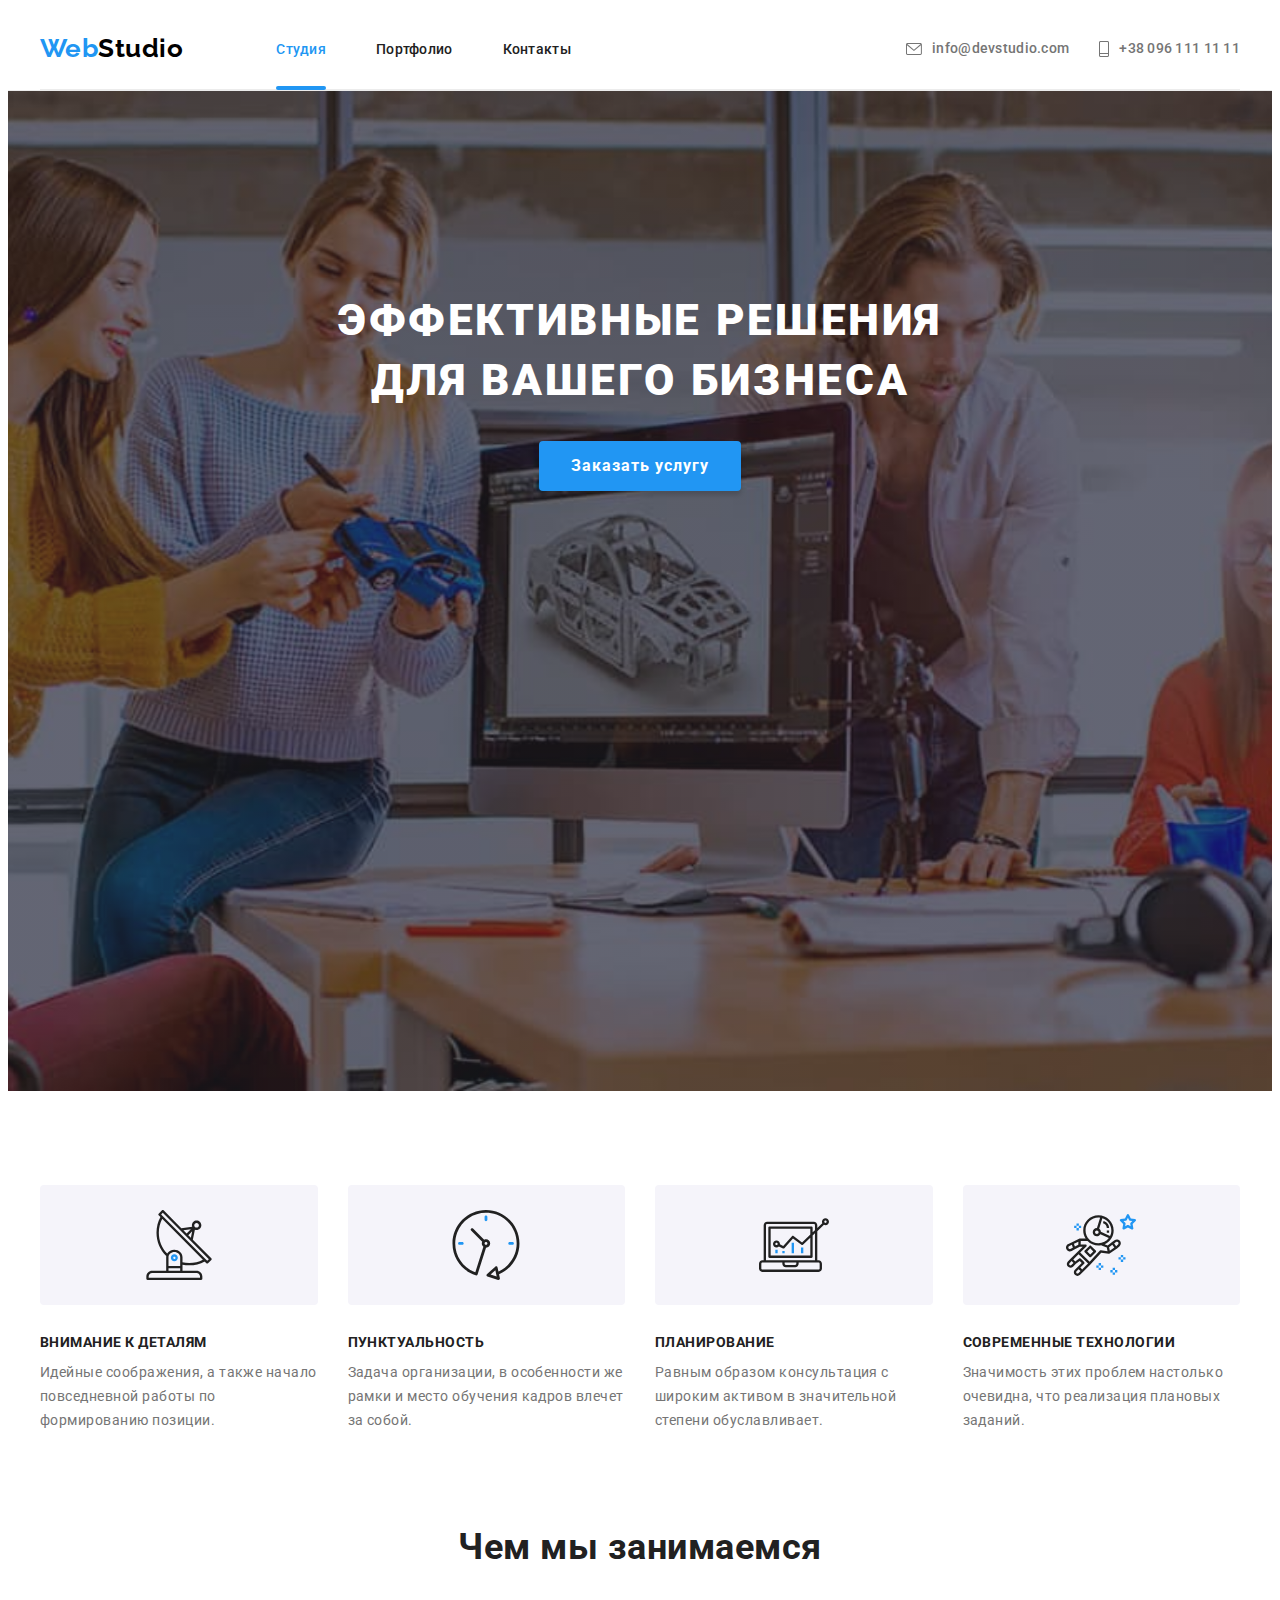
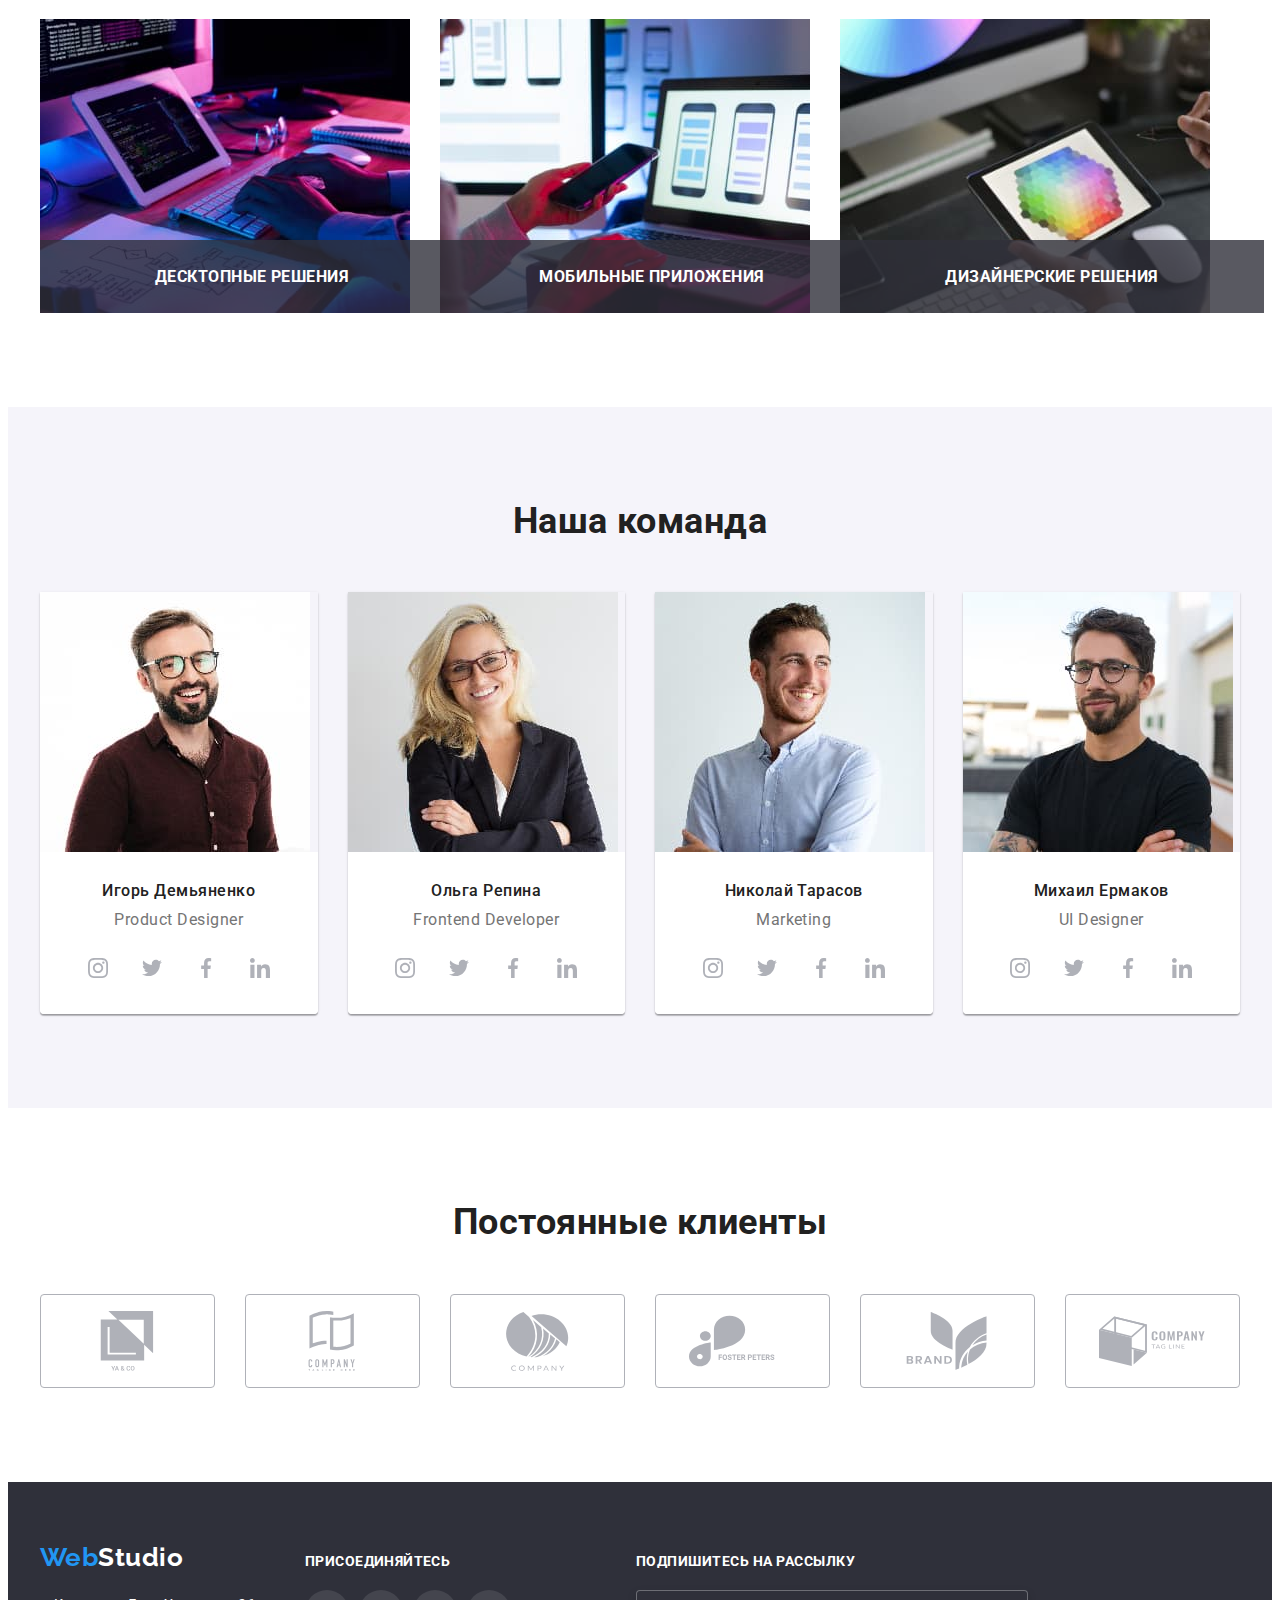
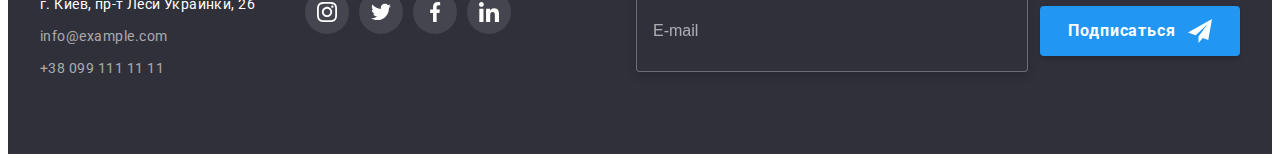
<file: index.html>
<!DOCTYPE html>
<html lang="ru">
  <head>
    <meta charset="UTF-8" />
    <meta http-equiv="X-UA-Compatible" content="IE=edge" />
    <meta name="viewport" content="width=device-width, initial-scale=1.0" />
    <title>Document</title>
    <link rel="preconnect" href="https://fonts.googleapis.com" />
    <link rel="preconnect" href="https://fonts.gstatic.com" crossorigin />
    <link
      href="https://fonts.googleapis.com/css2?family=Raleway:wght@700&family=Roboto:wght@400;500;700;900&display=swap"
      rel="stylesheet"
    />
    <link
      rel="stylesheet"
      href="https://cdnjs.cloudflare.com/ajax/libs/modern-normalize/1.1.0/modern-normalize.min.css"
      integrity="sha512-wpPYUAdjBVSE4KJnH1VR1HeZfpl1ub8YT/NKx4PuQ5NmX2tKuGu6U/JRp5y+Y8XG2tV+wKQpNHVUX03MfMFn9Q=="
      crossorigin="anonymous"
      referrerpolicy="no-referrer"
    />

    <link rel="stylesheet" href="./css/main.min.css"/>
  </head>
  <body>      
    <!--Header-->

    <header class="header">
      <div class="container">
        <div class="header header-flex">
          <a href="./" class="header__logo"><span class="header__logo--accent">Web</span>Studio</a>

          <button class="header__mobile-button" type="button" aria-label="Открытие мобильного меню" data-mobile-menu-open>
            <svg class="header__icon" width="40" height="40" aria-label="открыть меню">
              <use class="header__icon-menu" href="./images/main/icons.svg#header-menu-icon"></use>
          </svg>
         </button>

        
          <div class="header__mobile-menu is-hidden" data-mobile-menu>
            <button class="header__mobile-button-close" type="button" aria-label="Закрытие мобильного меню" data-mobile-menu-close>
              <svg class="header__icon" width="40" height="40" aria-label="закрыть меню">
                <use class="header__icon-close" href="./images/main/icons.svg#header-close-icon"></use>
            </svg>
             </button>
            <nav>
              <ul class="header__mobile-nav-list">
                <li class="header__mobile-nav-item">
                  <a href="" class="header__mobile-nav-link header__mobile-link--current">Студия</a>
                </li>
                <li class="header__mobile-nav-item">
                  <a href="./portfolio.html" class="header__mobile-nav-link">Портфолио</a>
                </li>
                <li class="header__mobile-nav-item">
                  <a href="" class="header__mobile-nav-link">Контакты</a>
                </li>
                
              </ul>
            </nav>
            <div class="mobile-menu-wrapper">
              <ul class="header__mobile-address-list">
                <li class="header__mobile-address-item">
                  <a href="tel:+380961111111" class="header__mobile-address-link header__mobile-address-link--bigger">+38 096 111 11
                    11</a>
                </li>
                <li class="header__mobile-address-item">
                  <a href="mailto:info@devstudio.com" class="header__mobile-address-link">info@devstudio.com</a>
                </li>
              </ul>
              
              <ul class="mobile-social-list">
                <li class="mobile-social-list__item"><a href="#" class="mobile-social-list__link">Instagram</a></li>
                <li class="mobile-social-list__item"><a href="#" class="mobile-social-list__link">Twitter</a></li>
                <li class="mobile-social-list__item"><a href="#" class="mobile-social-list__link">Facebook</a></li>
                <li class="mobile-social-list__item"><a href="#" class="mobile-social-list__link">LinkedIn</a></li>
              </ul>
            </div>
          </div>
          <nav>
            <ul class="header__desktop-nav-list">
              <li class="header__desktop-nav-item">
                <a class="header__desktop-nav-link header__desktop-nav-link--current" href="#">Студия</a>
              </li>
              <li class="header__desktop-nav-item">
                <a class="header__desktop-nav-link" href="./portfolio.html">Портфолио</a>
              </li>
              <li class="header__desktop-nav-item"><a class="header__desktop-nav-link" href="#">Контакты</a></li>
            </ul>
          </nav>
          <ul class="header__desktop-address-list">
            <li class="header__desktop-address-item">
              <a class="header__desktop-address-link" href="mailto:info@devstudio.com"
                ><svg class="header__desktop-icon-envelope" width="16" height="12" aria-hidden="true">
                  <use href="./images/main/icons.svg#envelope"></use>
                  </svg>info@devstudio.com</a>
            </li>
            <li class="header__desktop-address-item">
              <a class="header__desktop-address-link" href="tel:+380961111111">
                <svg class="header__desktop-icon-phone" width="10" height="16" aria-hidden="true">
                  <use href="./images/main/icons.svg#phone"></use>
                  </svg>+38 096 111 11 11</a>
            </li>
          </ul>
        </div>
        
      </div>
      
    </header>

    <!--Main-->
    <main>
      <!--Section Hero-->
      <section class="hero">
        <h1 class="hero__title">ЭФФЕКТИВНЫЕ РЕШЕНИЯ<br>ДЛЯ ВАШЕГО БИЗНЕСА</h1>
        <button type="button" class="button" data-modal-open>Заказать услугу</button>
      </section>
      <!--Co Abilities-->
      <section class="details-section">
        <div class="container">
          <!--make Blid ivisible-->
          <h2 class="section-title visually-hidden" hidden>Blind</h2>

          <ul class="details-section__list">
            <li class="details-section__item">
              <div class="details-section__icon-div">
                <svg class="details-section__icon" width="70" height="70" aria-hidden="true">
                  <use href="./images/main/icons.svg#antenna"></use>
                </svg>
              </div>
              <h3 class="details-section__title">ВНИМАНИЕ К ДЕТАЛЯМ</h3>
              <p class="details-section__text">
                Идейные соображения, а также начало повседневной работы по формированию позиции.
              </p>
            </li>
            <li class="details-section__item">
              <div class="details-section__icon-div">
                <svg class="details-section__icon" width="70" height="70" aria-hidden="true">
                  <use href="./images/main/icons.svg#clock"></use>
                </svg>
              </div>
              <h3 class="details-section__title">ПУНКТУАЛЬНОСТЬ</h3>
              <p class="details-section__text">
                Задача организации, в особенности же рамки и место обучения кадров влечет за собой.
              </p>
            </li>
            <li class="details-section__item">
              <div class="details-section__icon-div">
                <svg class="details-section__icon" width="70" height="70" aria-hidden="true">
                  <use href="./images/main/icons.svg#diagram"></use>
                </svg>
              </div>
              <h3 class="details-section__title">ПЛАНИРОВАНИЕ</h3>
              <p class="details-section__text">
                Равным образом консультация с широким активом в значительной степени обуславливает.
              </p>
            </li>
            <li class="details-section__item">
              <div class="details-section__icon-div">
                <svg class="details-section__icon" width="70" height="70" aria-hidden="true">
                  <use href="./images/main/icons.svg#astronaut"></use>
                </svg>
              </div>
              <h3 class="details-section__title">СОВРЕМЕННЫЕ ТЕХНОЛОГИИ</h3>
              <p class="details-section__text">
                Значимость этих проблем настолько очевидна, что реализация плановых заданий.
              </p>
            </li>
          </ul>
        </div>
      </section>

      <!--Our work-->
      <section class="work-section">
        <div class="container">
          <h2 class="section-title">Чем мы занимаемся</h2>
          <ul class="work-section__list">
            <li class="work-section__item">
              
              <picture>
                <source srcset="./images/main/box1.jpg 1x,
                                ./images/main/box1@2x.jpg 2x" 
                                media="(max-width: 767px)"/>
              
                <source srcset="./images/main/box1.jpg 1x, 
                                ./images/main/box1@2x.jpg 2x"
                                media="(min-width: 768px) and (max-width:1199px"/>
              
                <source srcset="./images/main/box1.jpg 1x,
                                ./images/main/box1@2x.jpg 2x" 
                                media="(min-width: 1200px)"/>
              <img class="work-section__img" 
                   src="./images/main/box1.jpg" 
                   alt="верстка сайта"/>
              </picture>
              <p class="work-section__text">ДЕСКТОПНЫЕ РЕШЕНИЯ</p>
            </li>
            <li class="work-section__item">
              <picture>
                <source srcset="./images/main/box2.jpg 1x,
                                ./images/main/box2@2x.jpg 2x" 
                                media="(max-width: 767px)"/>
              
                <source srcset="./images/main/box2.jpg 1x, 
                                ./images/main/box2@2x.jpg 2x"
                                media="(min-width: 768px) and (max-width:1199px"/>
              
                <source srcset="./images/main/box2.jpg 1x,
                                ./images/main/box2@2x.jpg 2x" 
                                media="(min-width: 1200px)"/>
              <img
                class="work-section__img"
                src="./images/main/box2.jpg"
                alt="создание приложений"
              />
              </picture>
              <p class="work-section__text">МОБИЛЬНЫЕ ПРИЛОЖЕНИЯ</p>
            </li>
            <li class="work-section__item">
              <picture>
                <source srcset="./images/main/box3.jpg 1x,
                                ./images/main/box3@2x.jpg 2x" 
                                media="(max-width: 767px)" />
              
                <source srcset="./images/main/box3.jpg 1x, 
                                ./images/main/box3@2x.jpg 2x"
                                media="(min-width: 768px) and (max-width:1199px"/>
              
                <source srcset="./images/main/box3.jpg 1x,
                                ./images/main/box3@2x.jpg 2x" 
                                media="(min-width: 1200px)"/>
              <img class="work-section__img" 
                   src="./images/main/box3.jpg" 
                   alt="оформление"/>
              </picture>
              <p class="work-section__text">ДИЗАЙНЕРСКИЕ РЕШЕНИЯ</p>
            </li>
          </ul>
        </div>
      </section>
      <!--Our team-->
      <section class="team-section">
        <div class="container">
          <h2 class="section-title">Наша команда</h2>
          <ul class="team-section__list">
            <li class="team-section__item">
              <picture>
                <source srcset="./images/main/mobile-worker1.jpg 1x,
                                ./images/main/mobile-worker1@2x.jpg 2x"
                                media="(max-width: 767px)"/>

                <source srcset="./images/main/tablet-worker1.jpg 1x, 
                                ./images/main/tablet-worker1@2x.jpg 2x" 
                                media="(min-width: 768px) and (max-width:1199px"/>

              <source srcset="./images/main/desktop-worker1.jpg 1x,
                              ./images/main/desktop-worker1@2x.jpg 2x" 
                              media="(min-width: 1200px)"/>
                
              <img class="team-section__img" 
                   src="./images/main/mobile-worker1.jpg" 
                   alt="работник1" 
                    />
              </picture>
              
              <div class="team-section__border">
                <h3 class="team-section__title">Игорь Демьяненко</h3>
                <p class="team-section__text">Product Designer</p>

                <ul class="team-social">
                  <li class="team-social__item">
                    <a class="team-social__link" href="#">
                      <svg
                        class="team-social__icon"
                        width="20"
                        height="20"
                        aria-label="ссылка на инстаграм"
                      >
                        <use href="./images/main/icons.svg#instagram"></use>
                        </svg>
                      </a>
                  </li>
                  <li class="team-social__item">
                    <a class="team-social__link" href="#">
                      <svg
                        class="team-social__icon"
                        width="20"
                        height="20"
                        aria-label="ссылка на твиттер"
                      >
                        <use href="./images/main/icons.svg#twitter"></use>
                      </svg>
                    </a>
                  </li>
                  <li class="team-social__item">
                    <a class="team-social__link" href="#">
                      <svg
                        class="team-social__icon"
                        width="20"
                        height="20"
                        aria-label="ссылка на фэйсбук"
                      >
                        <use href="./images/main/icons.svg#facebook"></use>
                        </svg>
                      </a>
                  </li>
                  <li class="team-social__item">
                    <a class="team-social__link" href="#">
                      <svg
                        class="team-social__icon"
                        width="20"
                        height="20"
                        aria-label="ссылка на линкедин"
                      >
                        <use href="./images/main/icons.svg#linkedin"></use>
                        </svg>
                      </a>
                  </li>
                </ul>
              </div>
            </li>

            <li class="team-section__item">

              <picture>
                <source srcset="./images/main/mobile-worker2.jpg 1x,
                                ./images/main/mobile-worker2@2x.jpg 2x" 
                                media="(max-width: 767px)"/>
              
                <source srcset="./images/main/tablet-worker2.jpg 1x, 
                                ./images/main/tablet-worker2@2x.jpg 2x"
                                media="(min-width: 768px) and (max-width:1199px"/>
              
                <source srcset="./images/main/desktop-worker2.jpg 1x,
                                ./images/main/desktop-worker2@2x.jpg 2x" 
                                media="(min-width: 1200px)"/>
              <img class="team-section__img" 
                   src="./images/main/mobile-worker2.jpg" 
                   alt="работник2"  />

              </picture>
              <div class="team-section__border">
                <h3 class="team-section__title">Ольга Репина</h3>
                <p class="team-section__text">Frontend Developer</p>

                <ul class="team-social">
                  <li class="team-social__item">
                    <a class="team-social__link" href="#">
                      <svg
                        class="team-social__icon"
                        width="20"
                        height="20"
                        aria-label="ссылка на инстаграм"
                      >
                        <use href="./images/main/icons.svg#instagram"></use>
                        </svg>
                      </a>
                  </li>
                  <li class="team-social__item">
                    <a class="team-social__link" href="#">
                      <svg
                        class="team-social__icon"
                        width="20"
                        height="20"
                        aria-label="ссылка на твиттер"
                      >
                        <use href="./images/main/icons.svg#twitter"></use>
                        </svg>
                      </a>
                  </li>
                  <li class="team-social__item">
                    <a class="team-social__link" href="#">
                      <svg
                        class="team-social__icon"
                        width="20"
                        height="20"
                        aria-label="ссылка на фэйсбук"
                      >
                        <use href="./images/main/icons.svg#facebook"></use>
                        </svg>
                      </a>
                  </li>
                  <li class="team-social__item">
                    <a class="team-social__link" href="#">
                      <svg
                           class="team-social__icon"
                           width="20"
                           height="20"
                           aria-label="ссылка на линкедин"
                      >
                           <use href="./images/main/icons.svg#linkedin"></use>
                        </svg>
                      </a>
                  </li>
                </ul>
              </div>
            </li>

            <li class="team-section__item">
              <picture>
                <source srcset="./images/main/mobile-worker3.jpg 1x,
                                ./images/main/mobile-worker3@2x.jpg 2x" 
                                media="(max-width: 767px)"/>
              
                <source srcset="./images/main/tablet-worker3.jpg 1x, 
                                ./images/main/tablet-worker3@2x.jpg 2x"
                                media="(min-width: 768px) and (max-width:1199px"/>
              
                <source srcset="./images/main/desktop-worker3.jpg 1x,
                                ./images/main/desktop-worker3@2x.jpg 2x" 
                                media="(min-width: 1200px)"/>
              <img class="team-section__img" 
                   src="./images/main/mobile-worker3.jpg" 
                   alt="работник3" />
              </picture>
              <div class="team-section__border">
                <h3 class="team-section__title">Николай Тарасов</h3>
                <p class="team-section__text">Marketing</p>

                <ul class="team-social">
                  <li class="team-social__item">
                    <a class="team-social__link" href="#">
                      <svg
                        class="team-social__icon"
                        width="20"
                        height="20"
                        aria-label="ссылка на инстаграм"
                      >
                        <use href="./images/main/icons.svg#instagram"></use>
                        </svg>
                      </a>
                  </li>
                  <li class="team-social__item">
                    <a class="team-social__link" href="#">
                      <svg
                        class="team-social__icon"
                        width="20"
                        height="20"
                        aria-label="ссылка на твиттер"
                      >
                        <use href="./images/main/icons.svg#twitter"></use>
                        </svg>
                      </a>
                  </li>
                  <li class="team-social__item">
                    <a class="team-social__link" href="#">
                      <svg
                        class="team-social__icon"
                        width="20"
                        height="20"
                        aria-label="ссылка на фэйсбук"
                      >
                        <use href="./images/main/icons.svg#facebook"></use>
                      </svg>
                    </a>
                  </li>
                  <li class="team-social__item">
                    <a class="team-social__link" href="#">
                      <svg
                        class="team-social__icon"
                        width="20"
                        height="20"
                        aria-label="ссылка на линкедин"
                      >
                        <use href="./images/main/icons.svg#linkedin"></use>
                        </svg>
                      </a>
                  </li>
                </ul>
              </div>
            </li>

            <li class="team-section__item">
              <picture>
                <source srcset="./images/main/mobile-worker4.jpg 1x,
                                ./images/main/mobile-worker4@2x.jpg 2x" 
                                media="(max-width: 767px)"/>
              
                <source srcset="./images/main/tablet-worker4.jpg 1x, 
                                ./images/main/tablet-worker4@2x.jpg 2x"
                                media="(min-width: 768px) and (max-width:1199px"/>
              
                <source srcset="./images/main/desktop-worker4.jpg 1x,
                                ./images/main/desktop-worker4@2x.jpg 2x" 
                                media="(min-width: 1200px)"/>
              <img class="team-section__img" 
                   src="./images/main/mobile-worker4.jpg" 
                   alt="работник4"/>
              </picture>
              <div class="team-section__border">
                <h3 class="team-section__title">Михаил Ермаков</h3>
                <p class="team-section__text">UI Designer</p>

                <ul class="team-social">
                  <li class="team-social__item">
                    <a class="team-social__link" href="#">
                      <svg
                        class="team-social__icon"
                        width="20"
                        height="20"
                        aria-label="ссылка на инстаграм"
                      >
                        <use href="./images/main/icons.svg#instagram"></use>
                      </svg>
                    </a>
                  </li>
                  <li class="team-social__item">
                    <a class="team-social__link" href="#">
                      <svg
                        class="team-social__icon"
                        width="20"
                        height="20"
                        aria-label="ссылка на твиттер"
                      >
                        <use href="./images/main/icons.svg#twitter"></use>
                      </svg>
                    </a>
                  </li>
                  <li class="team-social__item">
                    <a class="team-social__link" href="#">
                      <svg
                        class="team-social__icon"
                        width="20"
                        height="20"
                        aria-label="ссылка на фэйсбук"
                      >
                        <use href="./images/main/icons.svg#facebook"></use>
                      </svg>
                    </a>
                  </li>
                  <li class="team-social__item">
                    <a class="team-social__link" href="#">
                      <svg
                        class="team-social__icon"
                        width="20"
                        height="20"
                        aria-label="ссылка на линкедин"
                      >
                        <use href="./images/main/icons.svg#linkedin"></use>
                      </svg>
                    </a>
                  </li>
                </ul>
              </div>
            </li>
          </ul>
        </div>
      </section>
      <!-- our clients -->
      <section class="clients-section">
        <div class="container">
          <h2 class="section-title">Постоянные клиенты</h2>
          <ul class="clients-section__list">
            <li class="clients-section__item">
              <a class="clients-section__link" href="#"
                ><svg
                  class="clients-section__icon"
                  aria-label="ссылка на сайт клиента"
                  width="106"
                  height="60"
                >
                  <use href="./images/main/icons.svg#client-1"></use>
                </svg>
              </a>
            </li>

            <li class="clients-section__item">
              <a class="clients-section__link" href="#"
                ><svg
                  class="clients-section__icon"
                  aria-label="ссылка на сайт клиента"
                  width="106"
                  height="60"
                >
                  <use href="./images/main/icons.svg#client-2"></use>
                </svg>
              </a>
            </li>

            <li class="clients-section__item">
              <a class="clients-section__link" href="#"
                ><svg
                  class="clients-section__icon"
                  aria-label="ссылка на сайт клиента"
                  width="106"
                  height="60"
                >
                  <use href="./images/main/icons.svg#client-3"></use>
                </svg>
              </a>
            </li>

            <li class="clients-section__item">
              <a class="clients-section__link" href="#"
                ><svg
                  class="clients-section__icon"
                  aria-label="ссылка на сайт клиента"
                  width="106"
                  height="60"
                >
                  <use href="./images/main/icons.svg#client-4"></use>
                </svg>
              </a>
            </li>

            <li class="clients-section__item">
              <a class="clients-section__link" href="#"
                ><svg
                  class="clients-section__icon"
                  aria-label="ссылка на сайт клиента"
                  width="106"
                  height="60"
                >
                  <use href="./images/main/icons.svg#client-5"></use>
                </svg>
              </a>
            </li>

            <li class="clients-section__item">
              <a class="clients-section__link" href="#"
                ><svg
                  class="clients-section__icon"
                  aria-label="ссылка на сайт клиента"
                  width="106"
                  height="60"
                >
                  <use href="./images/main/icons.svg#client-6"></use>
                </svg>
              </a>
            </li>
          </ul>
        </div>
      </section>
    </main>
    <!--footer-->
    <footer class="footer">
      <div class="container footer--flex">
        <div class="footer--address-div-flex">
          <a href="/" class="footer__logo"><span class="footer__logo--accent">Web</span>Studio</a>
          <address class="footer-address">
            <ul class="footer-address__list">
              <li class="footer-address__item">
                <a class="footer-address__link footer-address__link--change-color-to-white" href="#"
                  >г. Киев, пр-т Леси Украинки, 26</a
                >
              </li>
              <li class="footer-address__item">
                <a class="footer-address__link" href="mailto:info@example.com">info@example.com</a>
              </li>
              <li class="footer-address__item">
                <a class="footer-address__link" href="tel:+380991111111">+38 099 111 11 11</a>
              </li>
            </ul>
          </address>
        </div>
        <div class="footer-social">
          <p class="footer-social__text">ПРИСОЕДИНЯЙТЕСЬ</p>
          <ul class="footer-social__list">
            <li class="footer-social__item">
              <a class="footer-social__link" href=""
                ><svg
                  class="footer-social__icon"
                  width="20"
                  height="20"
                  aria-label="ссылка на инстаграм"
                >
                  <use href="./images/main/icons.svg#instagram"></use>
                </svg>
              </a>
            </li>
            <li class="footer-social__item">
              <a class="footer-social__link" href=""
                ><svg
                  class="footer-social__icon"
                  width="20"
                  height="20"
                  aria-label="ссылка на твиттер"
                >
                  <use href="./images/main/icons.svg#twitter"></use>
                </svg>
              </a>
            </li>
            <li class="footer-social__item">
              <a class="footer-social__link" href=""
                ><svg
                  class="footer-social__icon"
                  width="20"
                  height="20"
                  aria-label="ссылка на фйсбук"
                >
                  <use href="./images/main/icons.svg#facebook"></use>
                </svg>
              </a>
            </li>
            <li class="footer-social__item">
              <a class="footer-social__link" href=""
                ><svg
                  class="footer-social__icon"
                  width="20"
                  height="20"
                  aria-label="ссылка на линкедин"
                >
                  <use href="./images/main/icons.svg#linkedin"></use>
                </svg>
              </a>
            </li>
          </ul>
        </div>
        <div class="footer-subscribe">
          <p class="footer-subscribe__text">ПОДПИШИТЕСЬ НА РАССЫЛКУ</p>

          <form class="footer-subscribe__form" name="subscribtion" autocomplete="on">
            <label class="visually-hidden" for="footer-email">E-mail</label>
            <input
              class="footer-subscribe__input"
              id="footer-subscribe__email"
              type="email"
              name="email"
              placeholder="E-mail"
            />
            <button class="button footer-subscribe__btn" type="button">
              Подписаться<svg
                class="footer-subscribe__icon"
                width="24"
                height="24"
                aria-hidden="true"
              >
                <use href="./images/main/icons.svg#telegram-icon"></use>
              </svg>
            </button>
          </form>
        </div>
      </div>
    </footer>
    <div class="backdrop is-hidden" data-modal>
      <div class="modal">
        <button class="modal__close-button" type="button" data-modal-close>
          <svg class="modal__close-icon" width="11" height="11" aria-hidden="true">
            <use href="./images/main/icons.svg#close-icon"></use>
          </svg>
        </button>
        <div class="modal-inner">
          <form class="modal-inner__form">
            <strong class="modal-inner__title">Оставьте свои данные, мы вам перезвоним</strong>
            <!-- <div class="form-group"> -->
            <div class="modal-form-field">
              <label class="modal-form-field__label" for="modal-name">Имя</label>
              <div class="modal-form-field__inner">
                <input class="modal-form-field__input" id="modal-name" type="text" name="name" />
                <svg class="modal-form-field__icon" width="18" height="18" aria-hidden="true">
                  <use href="./images/main/icons.svg#modal-user-icon"></use>
                </svg>
              </div>
            </div>
            <div class="modal-form-field">
              <label class="modal-form-field__label" for="modal-telephone">Телефон</label>
              <div class="modal-form-field__inner">
                <input
                  class="modal-form-field__input"
                  id="modal-telephone"
                  type="tel"
                  name="telephone"
                />
                <svg class="modal-form-field__icon" width="18" height="18" aria-hidden="true">
                  <use href="./images/main/icons.svg#modal-phone-icon"></use>
                </svg>
              </div>
            </div>
            <div class="modal-form-field">
              <label class="modal-form-field__label" for="modal-email">Почта</label>
              <div class="modal-form-field__inner">
                <input class="modal-form-field__input" id="modal-email" type="email" name="email" />
                <svg class="modal-form-field__icon" width="18" height="18" aria-hidden="true">
                  <use href="./images/main/icons.svg#modal-email-icon"></use>
                </svg>
              </div>
            </div>
            <div class="modal-form-field modal-form-field--margin-for-textarea">
              <label class="modal-form-field__label" for="user-comment">Комментарии</label>
              <textarea
                class="modal-form-field__input modal-form-field--textarea-sizing"
                id="user-comment"
                name="user-comment"
                rows="3"
                placeholder="Введите текст"
              ></textarea>
            </div>
            <!-- </div> -->

            <div class="checkbox">
              <label class="checkbox__label" for="term"
                ><input
                  class="checkbox__input visually-hidden"
                  id="term"
                  type="checkbox"
                  name="terms agreement"
                /><svg class="checkbox__border-icon" width="16" height="15" aria-hidden="true">
                  <use href="./images/main/icons.svg#checkbox-border"></use>
                </svg>
                <svg class="checkbox__check-icon" width="16" height="15" aria-hidden="true">
                  <use href="./images/main/icons.svg#checkbox-check"></use>
                  </svg>Соглашаюсь с рассылкой и принимаю
                <a class="checkbox__terms-conditions-link" href="#">Условия договора</a></label
              >
            </div>

            <button class="modal-button" type="submit">Отправить</button>
          </form>
        </div>
      </div>
    </div>
    <script src="./js/modal.js"></script>
    <script src="./js/mobile-menu.js"></script>
    <!-- <script src="./js/modal-check.js"></script> -->
  </body>
</html>
</file>
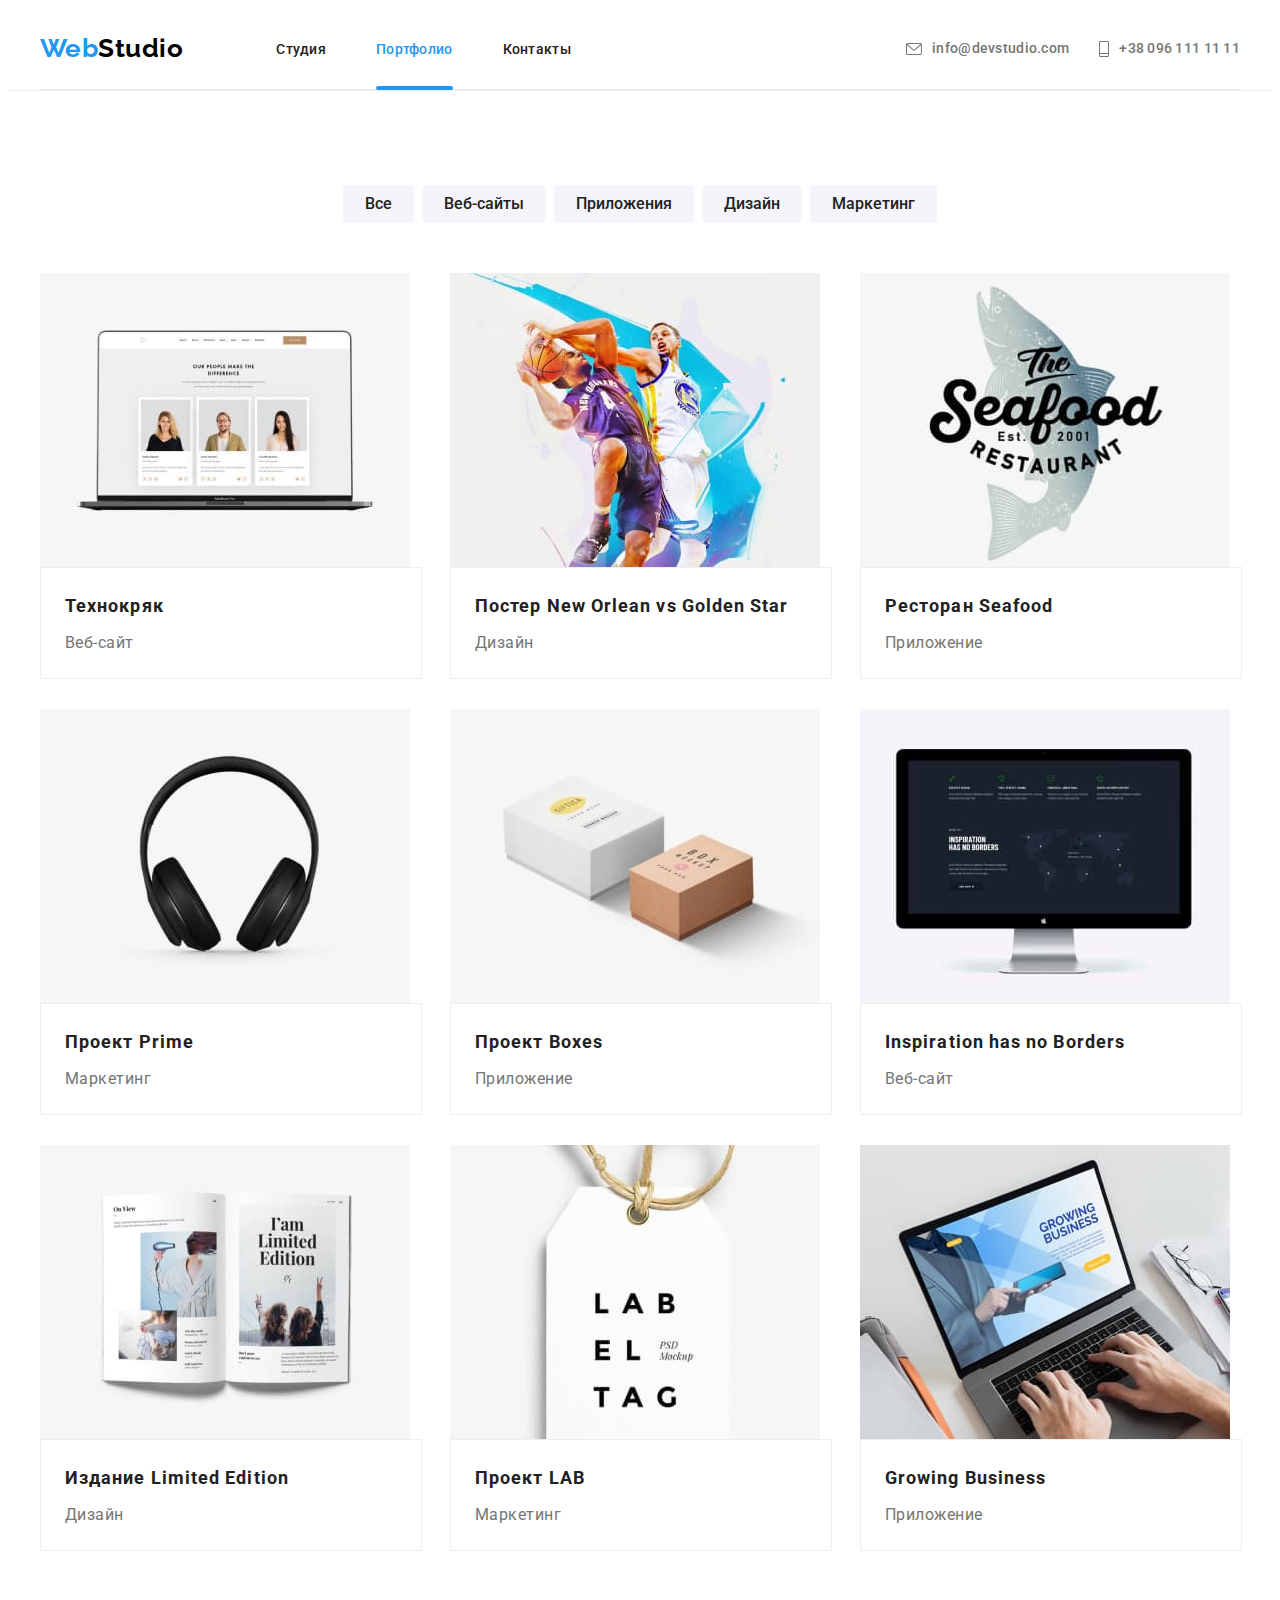
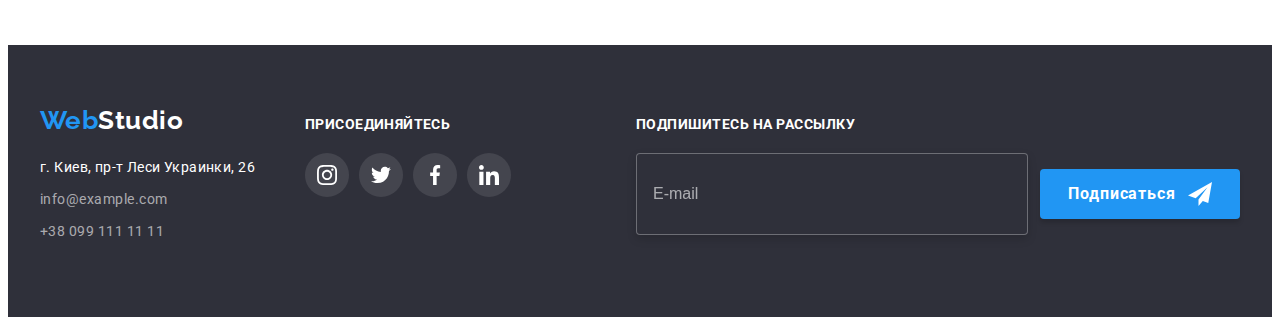
<file: portfolio.html>
<!DOCTYPE html>
<html lang="en">
  <head>
    <meta charset="UTF-8" />
    <meta http-equiv="X-UA-Compatible" content="IE=edge" />
    <meta name="viewport" content="width=device-width, initial-scale=1.0" />
    <title>Portfolio</title>
    <link rel="preconnect" href="https://fonts.gstatic.com" crossorigin />
    <link
      href="https://fonts.googleapis.com/css2?family=Raleway:wght@700&family=Roboto:wght@400;500;700;900&display=swap"
      rel="stylesheet"
    />
    <link
      rel="stylesheet"
      href="https://cdnjs.cloudflare.com/ajax/libs/modern-normalize/1.1.0/modern-normalize.min.css"
      integrity="sha512-wpPYUAdjBVSE4KJnH1VR1HeZfpl1ub8YT/NKx4PuQ5NmX2tKuGu6U/JRp5y+Y8XG2tV+wKQpNHVUX03MfMFn9Q=="
      crossorigin="anonymous"
      referrerpolicy="no-referrer"
    />

    <link rel="stylesheet" href="./css/main.min.css"/>
  </head>
  <body>
    <!--Header-->
    <header class="header">
      <div class="container">
        <div class="header header-flex">
          <a href="./" class="header__logo"><span class="header__logo--accent">Web</span>Studio</a>
    
          <button class="header__mobile-button" type="button" aria-label="Открытие мобильного меню" data-mobile-menu-open>
            <svg class="header__icon" width="40" height="40" aria-label="открыть меню">
              <use class="header__icon-menu" href="./images/main/icons.svg#header-menu-icon"></use>
            </svg>
          </button>
    
    
          <div class="header__mobile-menu is-hidden" data-mobile-menu>
            <button class="header__mobile-button-close" type="button" aria-label="Закрытие мобильного меню"
              data-mobile-menu-close>
              <svg class="header__icon" width="40" height="40" aria-label="закрыть меню">
                <use class="header__icon-close" href="./images/main/icons.svg#header-close-icon"></use>
              </svg>
            </button>
            <nav>
              <ul class="header__mobile-nav-list">
                <li class="header__mobile-nav-item">
                  <a href="./index.html" class="header__mobile-nav-link">Студия</a>
                </li>
                <li class="header__mobile-nav-item">
                  <a href="#" class="header__mobile-nav-link header__mobile-link--current">Портфолио</a>
                </li>
                <li class="header__mobile-nav-item">
                  <a href="" class="header__mobile-nav-link">Контакты</a>
                </li>
    
              </ul>
            </nav>
            <ul class="header__mobile-address-list">
              <li class="header__mobile-address-item">
                <a href="tel:+380961111111" class="header__mobile-address-link header__mobile-address-link--bigger">+38 096
                  111 11 11</a>
              </li>
              <li class="header__mobile-address-item">
                <a href="mailto:info@devstudio.com" class="header__mobile-address-link">info@devstudio.com</a>
              </li>
            </ul>
    
            <ul class="mobile-social-list">
              <li class="mobile-social-list__item"><a href="#" class="mobile-social-list__link">Instagram</a></li>
              <li class="mobile-social-list__item"><a href="#" class="mobile-social-list__link">Twitter</a></li>
              <li class="mobile-social-list__item"><a href="#" class="mobile-social-list__link">Facebook</a></li>
              <li class="mobile-social-list__item"><a href="#" class="mobile-social-list__link">LinkedIn</a></li>
            </ul>
          </div>
          <nav>
            <ul class="header__desktop-nav-list">
              <li class="header__desktop-nav-item">
                <a class="header__desktop-nav-link" href="./index.html">Студия</a>
              </li>
              <li class="header__desktop-nav-item">
                <a class="header__desktop-nav-link header__desktop-nav-link--current" href="#">Портфолио</a>
              </li>
              <li class="header__desktop-nav-item"><a class="header__desktop-nav-link" href="#">Контакты</a></li>
            </ul>
          </nav>
          <ul class="header__desktop-address-list">
            <li class="header__desktop-address-item">
              <a class="header__desktop-address-link" href="mailto:info@devstudio.com"><svg
                  class="header__desktop-icon-envelope" width="16" height="12" aria-hidden="true">
                  <use href="./images/main/icons.svg#envelope"></use>
                </svg>info@devstudio.com</a>
            </li>
            <li class="header__desktop-address-item">
              <a class="header__desktop-address-link" href="tel:+380961111111">
                <svg class="header__desktop-icon-phone" width="10" height="16" aria-hidden="true">
                  <use href="./images/main/icons.svg#phone"></use>
                </svg>+38 096 111 11 11</a>
            </li>
          </ul>
        </div>
    
      </div>
    
    </header>
    <main class="portfolio">
      <!--Buttons-->

      <section class="portfolio-section container">
        <div class="portfolio-btns">
          <h2 class="visually-hidden" hidden>portfolio title</h2>
          <ul class="btn-list">
            <li class="btn-list__item">
              <button type="button" class="btn-list__button">Все</button>
            </li>
            <li class="btn-list__item">
              <button type="button" class="btn-list__button">Веб-сайты</button>
            </li>
            <li class="btn-list__item">
              <button type="button" class="btn-list__button">Приложения</button>
            </li>
            <li class="btn-list__item">
              <button type="button" class="btn-list__button">Дизайн</button>
            </li>
            <li class="btn-list__item">
              <button type="button" class="btn-list__button">Маркетинг</button>
            </li>
          </ul>
        </div>
        <!-- Plates -->

        <div>
          <ul class="portfolio-list">
            <li class="portfolio-list__item">
              <a class="portfolio-list__link" href=""
                ><div class="portfolio-content">
                  <picture>
                    <source srcset="./images/portfolio/mobile-wemade1.jpg 1x,
                                    ./images/portfolio/mobile-wemade1@2x.jpg 2x" 
                                    media="(max-width: 767px)"/>
                  
                    <source srcset="./images/portfolio/tablet-wemade1.jpg 1x, 
                                    ./images/portfolio/tablet-wemade1@2x.jpg 2x"
                                    media="(min-width: 768px) and (max-width:1199px"/>
                  
                    <source srcset="./images/portfolio/desktop-wemade1.jpg 1x,
                                    ./images/portfolio/desktop-wemade1@2x.jpg 2x" 
                                    media="(min-width: 1200px)"/>
                  <img
                    class="portfolio-content__img"
                    src="./images/portfolio/mobile-wemade1.jpg"
                    alt="notebook pic"
                    
                  />
                  </picture>
                  <p class="portfolio-content__overlay">
                    Ресурс предлагает комплексные предложения с разным уровнем функционала и
                    сервисов. Все это позволит посетителю получить исчерпывающие сведения о компании
                    или частном лице.
                  </p>
                </div>
                <div class="portfolio-content__plate-border">
                  <h3 class="portfolio-content__title">Технокряк</h3>
                  <p class="portfolio-content__text">Веб-сайт</p>
                </div></a
              >
            </li>

            <li class="portfolio-list__item">
              <a class="portfolio-list__link" href=""
                ><div class="portfolio-content">
                  <picture>
                    <source srcset="./images/portfolio/mobile-wemade2.jpg 1x,
                                    ./images/portfolio/mobile-wemade2@2x.jpg 2x" 
                                    media="(max-width: 767px)"/>
                  
                    <source srcset="./images/portfolio/tablet-wemade2.jpg 1x, 
                                    ./images/portfolio/tablet-wemade2@2x.jpg 2x"
                                    media="(min-width: 768px) and (max-width:1199px"/>
                  
                    <source srcset="./images/portfolio/desktop-wemade2.jpg 1x,
                                    ./images/portfolio/desktop-wemade2@2x.jpg 2x" 
                                    media="(min-width: 1200px)"/>
                   <img
                    class="portfolio-content__img"
                    src="./images/portfolio/mobile-wemade2.jpg"
                    alt="poster pic"
                    />
                  </picture>
                  
                  <p class="portfolio-content__overlay">
                    Ресурс предлагает комплексные предложения с разным уровнем функционала и
                    сервисов. Все это позволит посетителю получить исчерпывающие сведения о компании
                    или частном лице.
                  </p>
                </div>
                <div class="portfolio-content__plate-border">
                  <h3 class="portfolio-content__title">Постер New Orlean vs Golden Star</h3>
                  <p class="portfolio-content__text">Дизайн</p>
                </div></a
              >
            </li>

            <li class="portfolio-list__item">
              <a class="portfolio-list__link" href=""
                ><div class="portfolio-content">

                  <picture>
                    <source srcset="./images/portfolio/mobile-wemade3.jpg 1x,
                                    ./images/portfolio/mobile-wemade3@2x.jpg 2x" 
                                    media="(max-width: 767px)"/>
                  
                    <source srcset="./images/portfolio/tablet-wemade3.jpg 1x, 
                                    ./images/portfolio/tablet-wemade3@2x.jpg 2x"
                                    media="(min-width: 768px) and (max-width:1199px"/>
                  
                    <source srcset="./images/portfolio/desktop-wemade3.jpg 1x,
                                    ./images/portfolio/desktop-wemade3@2x.jpg 2x" 
                                    media="(min-width: 1200px)"/>
                  <img
                    class="portfolio-content__img"
                    src="./images/portfolio/mobile-wemade3.jpg"
                    alt="Restaraunt pic"
                    
                  />
                  </picture>
                  <p class="portfolio-content__overlay">
                    Ресурс предлагает комплексные предложения с разным уровнем функционала и
                    сервисов. Все это позволит посетителю получить исчерпывающие сведения о компании
                    или частном лице.
                  </p>
                </div>
                <div class="portfolio-content__plate-border">
                  <h3 class="portfolio-content__title">Ресторан Seafood</h3>
                  <p class="portfolio-content__text">Приложение</p>
                </div></a
              >
            </li>

            <li class="portfolio-list__item">
              <a class="portfolio-list__link" href=""
                ><div class="portfolio-content">
                  <picture>
                    <source srcset="./images/portfolio/mobile-wemade4.jpg 1x,
                                    ./images/portfolio/mobile-wemade4@2x.jpg 2x" 
                                    media="(max-width: 767px)"/>
                  
                    <source srcset="./images/portfolio/tablet-wemade4.jpg 1x, 
                                    ./images/portfolio/tablet-wemade4@2x.jpg 2x"
                                    media="(min-width: 768px) and (max-width:1199px"/>
                  
                    <source srcset="./images/portfolio/desktop-wemade4.jpg 1x,
                                    ./images/portfolio/desktop-wemade4@2x.jpg 2x" 
                                    media="(min-width: 1200px)"/>
                  <img
                    class="portfolio-content__img"
                    src="./images/portfolio/mobile-wemade4.jpg"
                    alt="headphones pic"
                    
                  />
                  </picture>
                  <p class="portfolio-content__overlay">
                    Ресурс предлагает комплексные предложения с разным уровнем функционала и
                    сервисов. Все это позволит посетителю получить исчерпывающие сведения о компании
                    или частном лице.
                  </p>
                </div>
                <div class="portfolio-content__plate-border">
                  <h3 class="portfolio-content__title">Проект Prime</h3>
                  <p class="portfolio-content__text">Маркетинг</p>
                </div></a
              >
            </li>

            <li class="portfolio-list__item">
              <a class="portfolio-list__link" href=""
                ><div class="portfolio-content">
                  <picture>
                    <source srcset="./images/portfolio/mobile-wemade5.jpg 1x,
                                    ./images/portfolio/mobile-wemade5@2x.jpg 2x" 
                                    media="(max-width: 767px)"/>
                  
                    <source srcset="./images/portfolio/tablet-wemade5.jpg 1x, 
                                    ./images/portfolio/tablet-wemade5@2x.jpg 2x"
                                    media="(min-width: 768px) and (max-width:1199px"/>
                  
                    <source srcset="./images/portfolio/desktop-wemade5.jpg 1x,
                                    ./images/portfolio/desktop-wemade5@2x.jpg 2x"
                                    media="(min-width: 1200px)"/>
                  <img
                    class="portfolio-content__img"
                    src="./images/portfolio/mobile-wemade5.jpg"
                    alt="boxes pic"
                    
                  />
                  </picture>
                  <p class="portfolio-content__overlay">
                    Ресурс предлагает комплексные предложения с разным уровнем функционала и
                    сервисов. Все это позволит посетителю получить исчерпывающие сведения о компании
                    или частном лице.
                  </p>
                </div>
                <div class="portfolio-content__plate-border">
                  <h3 class="portfolio-content__title">Проект Boxes</h3>
                  <p class="portfolio-content__text">Приложение</p>
                </div></a
              >
            </li>

            <li class="portfolio-list__item">
              <a class="portfolio-list__link" href=""
                ><div class="portfolio-content">
                  <picture>
                    <source srcset="./images/portfolio/mobile-wemade6.jpg 1x,
                                    ./images/portfolio/mobile-wemade6@2x.jpg 2x" 
                                    media="(max-width: 767px)"/>
                  
                    <source srcset="./images/portfolio/tablet-wemade6.jpg 1x, 
                                    ./images/portfolio/tablet-wemade6@2x.jpg 2x"
                                    media="(min-width: 768px) and (max-width:1199px"/>
                  
                    <source srcset="./images/portfolio/desktop-wemade6.jpg 1x,
                                    ./images/portfolio/desktop-wemade6@2x.jpg 2x" 
                                    media="(min-width: 1200px)"/>
                  <img
                    class="portfolio-content__img"
                    src="./images/portfolio/mobile-wemade6.jpg"
                    alt="monitor pic"
                    
                  />
                  </picture>
                  <p class="portfolio-content__overlay">
                    Ресурс предлагает комплексные предложения с разным уровнем функционала и
                    сервисов. Все это позволит посетителю получить исчерпывающие сведения о компании
                    или частном лице.
                  </p>
                </div>
                <div class="portfolio-content__plate-border">
                  <h3 class="portfolio-content__title">Inspiration has no Borders</h3>
                  <p class="portfolio-content__text">Веб-сайт</p>
                </div></a
              >
            </li>

            <li class="portfolio-list__item">
              <a class="portfolio-list__link" href=""
                ><div class="portfolio-content">
                  <picture>
                    <source srcset="./images/portfolio/mobile-wemade7.jpg 1x,
                                    ./images/portfolio/mobile-wemade7@2x.jpg 2x" 
                                    media="(max-width: 767px)"/>
                  
                    <source srcset="./images/portfolio/tablet-wemade7.jpg 1x, 
                                    ./images/portfolio/tablet-wemade7@2x.jpg 2x"
                                    media="(min-width: 768px) and (max-width:1199px"/>
                  
                    <source srcset="./images/portfolio/desktop-wemade7.jpg 1x,
                                    ./images/portfolio/desktop-wemade7@2x.jpg 2x" 
                                    media="(min-width: 1200px)"/>
                  <img
                    class="portfolio-content__img"
                    src="./images/portfolio/mobile-wemade7.jpg"
                    alt="book pic"
                    
                  />
                  </picture>
                  <p class="portfolio-content__overlay">
                    Ресурс предлагает комплексные предложения с разным уровнем функционала и
                    сервисов. Все это позволит посетителю получить исчерпывающие сведения о компании
                    или частном лице.
                  </p>
                </div>
                <div class="portfolio-content__plate-border">
                  <h3 class="portfolio-content__title">Издание Limited Edition</h3>
                  <p class="portfolio-content__text">Дизайн</p>
                </div></a
              >
            </li>

            <li class="portfolio-list__item">
              <a class="portfolio-list__link" href=""
                ><div class="portfolio-content">

                  <picture>
                    <source srcset="./images/portfolio/mobile-wemade8.jpg 1x,
                                    ./images/portfolio/mobile-wemade8@2x.jpg 2x" 
                                    media="(max-width: 767px)"/>
                  
                    <source srcset="./images/portfolio/tablet-wemade8.jpg 1x, 
                                    ./images/portfolio/tablet-wemade8@2x.jpg 2x"
                                    media="(min-width: 768px) and (max-width:1199px"/>
                  
                    <source srcset="./images/portfolio/desktop-wemade8.jpg 1x,
                                    ./images/portfolio/desktop-wemade8@2x.jpg 2x" 
                                    media="(min-width: 1200px)"/>
                  <img
                    class="portfolio-content__img"
                    src="./images/portfolio/mobile-wemade8.jpg"
                    alt="tag pic"
                    
                  />
                  </picture>
                  <p class="portfolio-content__overlay">
                    Ресурс предлагает комплексные предложения с разным уровнем функционала и
                    сервисов. Все это позволит посетителю получить исчерпывающие сведения о компании
                    или частном лице.
                  </p>
                </div>
                <div class="portfolio-content__plate-border">
                  <h3 class="portfolio-content__title">Проект LAB</h3>
                  <p class="portfolio-content__text">Маркетинг</p>
                </div></a
              >
            </li>

            <li class="portfolio-list__item">
              <a class="portfolio-list__link" href=""
                ><div class="portfolio-content">
                  <picture>
                    <source srcset="./images/portfolio/mobile-wemade9.jpg 1x,
                                    ./images/portfolio/mobile-wemade9@2x.jpg 2x" 
                                    media="(max-width: 767px)"/>
                  
                    <source srcset="./images/portfolio/tablet-wemade9.jpg 1x, 
                                    ./images/portfolio/tablet-wemade9@2x.jpg 2x"
                                    media="(min-width: 768px) and (max-width:1199px"/>
                  
                    <source srcset="./images/portfolio/desktop-wemade9.jpg 1x,
                                    ./images/portfolio/desktop-wemade9@2x.jpg 2x" 
                                    media="(min-width: 1200px)"/>
                  <img
                    class="portfolio-content__img"
                    src="./images/portfolio/mobile-wemade9.jpg"
                    alt="work on notebook"
                    
                  />
                  </picture>
                  <p class="portfolio-content__overlay">
                    Ресурс предлагает комплексные предложения с разным уровнем функционала и
                    сервисов. Все это позволит посетителю получить исчерпывающие сведения о компании
                    или частном лице.
                  </p>
                </div>
                <div class="portfolio-content__plate-border">
                  <h3 class="portfolio-content__title">Growing Business</h3>
                  <p class="portfolio-content__text">Приложение</p>
                </div></a
              >
            </li>
          </ul>
        </div>
      </section>
    </main>
    <!--footer-->
<footer class="footer">
  <div class="container footer--flex">
    <div class="footer--address-div-flex">
      <a href="/" class="footer__logo"><span class="footer__logo--accent">Web</span>Studio</a>
      <address class="footer-address">
        <ul class="footer-address__list">
          <li class="footer-address__item">
            <a class="footer-address__link footer-address__link--change-color-to-white" href="#">г. Киев, пр-т Леси
              Украинки, 26</a>
          </li>
          <li class="footer-address__item">
            <a class="footer-address__link" href="mailto:info@example.com">info@example.com</a>
          </li>
          <li class="footer-address__item">
            <a class="footer-address__link" href="tel:+380991111111">+38 099 111 11 11</a>
          </li>
        </ul>
      </address>
    </div>
    <div class="footer-social">
      <p class="footer-social__text">ПРИСОЕДИНЯЙТЕСЬ</p>
      <ul class="footer-social__list">
        <li class="footer-social__item">
          <a class="footer-social__link" href=""><svg class="footer-social__icon" width="20" height="20"
              aria-label="ссылка на инстаграм">
              <use href="./images/main/icons.svg#instagram"></use>
            </svg></a>
        </li>
        <li class="footer-social__item">
          <a class="footer-social__link" href=""><svg class="footer-social__icon" width="20" height="20"
              aria-label="ссылка на твиттер">
              <use href="./images/main/icons.svg#twitter"></use>
            </svg></a>
        </li>
        <li class="footer-social__item">
          <a class="footer-social__link" href=""><svg class="footer-social__icon" width="20" height="20"
              aria-label="ссылка на фйсбук">
              <use href="./images/main/icons.svg#facebook"></use>
            </svg></a>
        </li>
        <li class="footer-social__item">
          <a class="footer-social__link" href=""><svg class="footer-social__icon" width="20" height="20"
              aria-label="ссылка на линкедин">
              <use href="./images/main/icons.svg#linkedin"></use>
            </svg></a>
        </li>
      </ul>
    </div>
    <div class="footer-subscribe">
      <p class="footer-subscribe__text">ПОДПИШИТЕСЬ НА РАССЫЛКУ</p>

      <form class="footer-subscribe__form" name="subscribtion" autocomplete="on">
        <label class="visually-hidden" for="footer-email">E-mail</label>
        <input class="footer-subscribe__input" id="footer-subscribe__email" type="email" name="email"
          placeholder="E-mail" />
        <button class="button footer-subscribe__btn" type="button">
          Подписаться<svg class="footer-subscribe__icon" width="24" height="24" aria-hidden="true">
            <use href="./images/main/icons.svg#telegram-icon"></use>
          </svg>
        </button>
      </form>
    </div>
  </div>
</footer>
  </body>
  <script src="./js/mobile-menu.js"></script>
</html>
</file>
<file: css/main.min.css>
h1,h2,h3,h4,h5,h6,p,ul{margin-top:0;margin-bottom:0;padding:0}img{display:block;max-width:100%;height:auto}:root{--accent-color: #2196f3;--text-color-black: #212121;--text-color-gray: #757575;--white-color: #ffffff;--absolute-black: #000000;--icons-color-main: #afb1b8;--cubik-timings: cubic-bezier(0.4, 0, 0.2, 1)}.header-flex{display:flex;align-items:center}.visually-hidden{position:absolute;width:1px;height:1px;margin:-1px;border:0;padding:0;white-space:nowrap;clip-path:inset(100%);clip:rect(0 0 0 0);overflow:hidden}.is-hidden{opacity:0;visibility:hidden;pointer-events:none}body{font-family:Roboto,sans-serif;font-style:normal;color:var(--text-color-gray);letter-spacing:.03em}.container{min-width:320px;max-width:1200px;padding-left:15px;padding-right:15px;margin-left:auto;margin-right:auto}@media screen and (min-width: 480px){.container{width:480px}}@media screen and (min-width: 768px){.container{width:768px}}@media screen and (min-width: 1200px){.container{width:1200px}}.button{font-family:Roboto,sans-serif;font-weight:700;font-size:16px;line-height:1.87;letter-spacing:.06em;background-color:#2196f3;color:#fff;box-shadow:0px 4px 4px rgba(0,0,0,.15);border:0 rgba(0,0,0,0);border-radius:4px;padding:10px 32px;transition:background-color 250ms var(--cubik-timings)}.button:hover,.button:focus{background-color:#188ce8;color:#fff;cursor:pointer}.modal-button{display:flex;align-items:center;justify-content:center;width:200px;height:50px;padding:0;font-weight:700;font-size:16px;line-height:1.875;letter-spacing:.06em;color:var(--white-color);box-shadow:0px 4px 4px rgba(0,0,0,.15);background-color:var(--accent-color);border:none;border-radius:4px;cursor:pointer;transition:background-color 250ms var(--cubik-timings)}.section-title{font-weight:700;font-size:28px;line-height:1.17;color:var(--text-color-black);margin-bottom:30px;text-align:center}@media screen and (min-width: 1200px){.section-title{font-size:36px;line-height:1.16;margin-bottom:50px}}.checkbox{position:relative;margin-bottom:30px}.checkbox__label{display:flex;font-weight:400;font-size:12px;line-height:1.16;color:var(--text-color-gray);padding-left:24px}@media screen and (min-width: 1200px){.checkbox__label{display:inherit;font-size:14px;line-height:1.71}}.checkbox__terms-conditions-link{color:var(--accent-color);text-decoration:none}.checkbox__border-icon{position:absolute;left:0;opacity:1;top:50%;transform:translateY(-50%);transition:opacity 250ms var(--cubik-timings)}.checkbox__check-icon{position:absolute;left:0;opacity:0;top:50%;transform:translateY(-50%);transition:opacity 250ms var(--cubik-timings)}.checkbox__input:checked~.checkbox__border-icon{opacity:0}.checkbox__input:checked~.checkbox__check-icon{opacity:1}.backdrop{position:fixed;top:0;left:0;width:100%;height:100%;background-color:rgba(0,0,0,.2);visibility:visible;overflow-y:scroll;transition:opacity 250ms var(--cubik-timings),visibility 250ms var(--cubik-timings)}.header{position:relative;background-color:var(--white-color);border-bottom:1px solid #ececec}.header__logo{display:block;padding-top:16px;padding-bottom:16px;font-family:Raleway;font-weight:700;font-size:26px;line-height:1.2;text-decoration:none;color:var(--absolute-black)}@media screen and (min-width: 768px){.header__logo{margin-right:88px;padding-top:25px;padding-bottom:25px}}@media screen and (min-width: 1200px){.header__logo{margin-right:93px;padding-top:25px;padding-bottom:25px}}.header__logo--accent{color:var(--accent-color)}.header__desktop-nav-list{list-style:none;display:flex;padding:0}@media screen and (max-width: 767px){.header__desktop-nav-list{display:none}}.header__desktop-nav-item{margin-right:50px}.header__desktop-nav-item:last-child{margin-right:0}.header__desktop-nav-link{position:relative;font-weight:500;font-size:14px;line-height:1.14;letter-spacing:.02em;text-decoration:none;color:var(--text-color-black);padding-top:34px;padding-bottom:33px;transition:color 250ms var(--cubik-timings)}.header__desktop-nav-link--current{color:var(--accent-color)}.header__desktop-nav-link:hover,.header__desktop-nav-link:focus{color:var(--accent-color)}.header__desktop-nav-link--current::after{position:absolute;left:0;bottom:0;content:"";display:block;width:100%;height:4px;background-color:var(--accent-color);border-radius:2px;color:var(--accent-color)}.header__desktop-address-list{margin-left:auto;list-style:none;padding:0}@media screen and (max-width: 768px){.header__desktop-address-list{display:none}}@media screen and (min-width: 1200px){.header__desktop-address-list{display:flex}}.header__desktop-address-item{margin-bottom:10px}@media screen and (min-width: 1200px){.header__desktop-address-item{margin-bottom:0;margin-right:30px}}.header__desktop-address-item:last-child{margin-bottom:0}@media screen and (min-width: 1200px){.header__desktop-address-item:last-child{margin-right:0}}.header__desktop-address-link{display:flex;align-items:center;font-weight:500;font-size:12px;line-height:1.16;letter-spacing:.02em;text-decoration:none;color:var(--text-color-gray);padding-top:5px;padding-bottom:5px;transition:color 250ms var(--cubik-timings)}@media screen and (min-width: 1200px){.header__desktop-address-link{font-size:14px;line-height:1.14;padding-top:15px;padding-bottom:15px}}.header__desktop-address-link:hover,.header__desktop-address-link:focus{color:var(--accent-color)}.header__desktop-icon-phone{fill:currentColor;margin-right:10px}.header__desktop-icon-envelope{fill:currentColor;margin-right:10px}.header__mobile-menu{position:fixed;top:0;bottom:0;right:0;left:0;background:#fff;box-shadow:0px 4px 8px rgba(0,0,0,.04),0px 2px 4px rgba(0,0,0,.08),0px 1px 3px rgba(0,0,0,.16);z-index:10;padding:48px 40px;width:100vw;height:100vh;justify-content:space-between;display:flex;flex-direction:column}@media screen and (min-width: 768px){.header__mobile-menu{display:none}}.header__mobile-button{position:absolute;right:15px;top:10px;bottom:15px;display:flex;margin:0;padding:0;border:0;background-color:rgba(0,0,0,0);transition:fill 250ms var(--cubik-timings);cursor:pointer}@media screen and (min-width: 768px){.header__mobile-button{display:none}}.header__mobile-button:hover,.header__mobile-button:focus{fill:var(--accent-color)}.header__mobile-button-close{position:absolute;border:0;right:30px;top:10px;display:flex;padding:0;border:0;background-color:rgba(0,0,0,0);cursor:pointer;transition:fill 250ms var(--cubik-timings)}.header__mobile-button-close:hover,.header__mobile-button-close:focus{fill:var(--accent-color)}.header__mobile-nav-list{list-style:none;display:flex;flex-direction:column}.header__mobile-nav-item{margin-bottom:32px}.header__mobile-nav-item:last-child{margin-bottom:0}.header__mobile-nav-link{position:relative;font-weight:500;font-size:40px;line-height:1.17;letter-spacing:.02em;text-decoration:none;color:var(--text-color-black);transition:color 250ms var(--cubik-timings)}.header__mobile-link--current{color:var(--accent-color)}.header__mobile-nav-link:hover,.header__mobile-nav-link:focus{color:var(--accent-color)}.header__mobile-address-list{list-style:none;margin-bottom:64px}.header__mobile-address-item{margin-bottom:32px}.header__mobile-address-item:last-child{margin-bottom:0}.header__mobile-address-link{display:inline-flex;align-items:center;font-weight:500;font-size:24px;line-height:1.16;letter-spacing:.02em;text-decoration:none;color:var(--text-color-gray);padding-top:15px;padding-bottom:15px;transition:color 250ms var(--cubik-timings)}.header__mobile-address-link--bigger{font-weight:500;font-size:34px;line-height:1.17;letter-spacing:.02em;color:var(--accent-color)}.mobile-social-list{display:flex;list-style:none;flex-wrap:wrap}.mobile-social-list__item{border-right:1px solid rgba(33,33,33,.2);padding-right:10px;padding-left:10px}.mobile-social-list__item:last-child{border:none}.mobile-social-list__item:first-child{padding-left:0}.mobile-social-list__link{font-weight:500;font-size:18px;line-height:1.22;letter-spacing:.02em;color:var(--accent-color);text-decoration:none}.hero{max-width:1600px;height:400px;margin-right:auto;margin-left:auto;padding-top:118px;padding-bottom:118px;background:#2f303a;text-align:center;background-image:linear-gradient(to right, rgba(47, 48, 58, 0.4), rgba(47, 48, 58, 0.4)),url(../images/main/desktop-hero.jpg);background-repeat:no-repeat;background-position:50% 50%;background-size:cover}@media screen and (max-width: 767px){.hero{background-image:linear-gradient(to right, rgba(47, 48, 58, 0.4), rgba(47, 48, 58, 0.4)),url(../images/main/mobile-hero.jpg)}}@media screen and (max-width: 767px)and (min-device-pixel-ratio: 2),(max-width: 767px)and (-webkit-min-device-pixel-ratio: 2),(max-width: 767px)and (min-resolution: 192dpi),(max-width: 767px)and (min-resolution: 2dppx){.hero{background-image:linear-gradient(to right, rgba(47, 48, 58, 0.4), rgba(47, 48, 58, 0.4)),url(../images/main/mobile-hero@2x.jpg)}}@media screen and (min-width: 768px)and (max-width: 1199px){.hero{background-image:linear-gradient(to right, rgba(47, 48, 58, 0.4), rgba(47, 48, 58, 0.4)),url(../images/main/tablet-hero.jpg)}}@media screen and (max-width: 767px)and (max-width: 1199px)and (min-device-pixel-ratio: 2),(min-width: 768px)and (max-width: 1199px)and (-webkit-min-device-pixel-ratio: 2),(min-width: 768px)and (max-width: 1199px)and (min-resolution: 192dpi),(min-width: 768px)and (max-width: 1199px)and (min-resolution: 2dppx){.hero{background-image:linear-gradient(to right, rgba(47, 48, 58, 0.4), rgba(47, 48, 58, 0.4)),url(../images/main/tablet-hero@2x.jpg)}}@media screen and (min-width: 1200px){.hero{height:600px;padding-top:200px;padding-bottom:200px;background-image:linear-gradient(to right, rgba(47, 48, 58, 0.4), rgba(47, 48, 58, 0.4)),url(../images/main/desktop-hero.jpg)}}@media screen and (min-width: 1200px)and (min-device-pixel-ratio: 2),(min-width: 1200px)and (-webkit-min-device-pixel-ratio: 2),(min-width: 1200px)and (min-resolution: 192dpi),(min-width: 1200px)and (min-resolution: 2dppx){.hero{background-image:linear-gradient(to right, rgba(47, 48, 58, 0.4), rgba(47, 48, 58, 0.4)),url(../images/main/desktop-hero@2x.jpg)}}.hero__title{font-weight:900;font-size:26px;line-height:1.61;text-align:center;letter-spacing:.06em;text-transform:uppercase;color:var(--white-color);margin-bottom:30px;margin-left:auto;margin-right:auto}@media screen and (min-width: 1200px){.hero__title{font-size:44px;line-height:1.36}}.details-section{background-color:var(--white-color);padding-top:60px;padding-bottom:60px}.details-section__list{display:flex;flex-wrap:wrap;list-style:none;padding:0}@media screen and (min-width: 768px){.details-section__list{margin:-15px}}.details-section__item{margin-bottom:30px}@media screen and (min-width: 768px){.details-section__item{width:calc((100% - 60px)/2);margin:15px}}@media screen and (min-width: 1200px){.details-section__item{width:calc((100% - 120px)/4);margin:15px}}.details-section__icon-div{display:flex;align-items:center;justify-content:center;margin-bottom:30px;border:none;border-radius:4px;background:#f5f4fa;cursor:default;height:120px}.details-section__title{font-weight:700;font-size:14px;line-height:1.14;color:var(--text-color-black);margin-bottom:10px;text-align:center}@media screen and (min-width: 768px){.details-section__title{text-align:left}}.details-section__text{font-weight:400;font-size:14px;line-height:1.71;color:var(--text-color-gray)}@media screen and (min-width: 1200px){.details-section{padding-top:94px;padding-bottom:0}}.work-section{background-color:var(--white-color);padding-top:94px;padding-bottom:94px}@media screen and (max-width: 1200px){.work-section{display:none}}.work-section__list{list-style:none;display:flex;padding:0}.work-section__item{margin-right:30px;position:relative}.work-section__item:last-child{margin-right:0}.work-section__img{display:block}.work-section__text{position:absolute;bottom:0;width:100%;padding:27px;margin:0;background-color:rgba(47,48,58,.8);color:var(--white-color);text-transform:uppercase;font-weight:700;text-align:center}.team-section{background-color:#f5f4fa;padding-top:60px;padding-bottom:60px}.team-section__list{align-items:center;list-style:none;padding:0}@media screen and (min-width: 768px){.team-section__list{display:flex;flex-wrap:wrap;margin:-15px}}.team-section__item{box-shadow:0px 1px 3px rgba(0,0,0,.12),0px 1px 1px rgba(0,0,0,.14),0px 2px 1px rgba(0,0,0,.2);border-radius:0px 0px 4px 4px;overflow:hidden;margin-bottom:30px}@media screen and (min-width: 768px){.team-section__item{width:calc((100% - 60px)/2);margin:15px}}@media screen and (min-width: 1200px){.team-section__item{width:calc((100% - 120px)/4);margin:15px}}.team-section__img{display:block}.team-section__title{font-weight:500;font-size:16px;line-height:1.18;color:var(--text-color-black);margin-bottom:10px}.team-section__text{font-weight:400;font-size:16px;line-height:1.18;color:var(--text-color-gray);margin-bottom:16px}.team-section__border{text-align:center;background-color:#fff;padding-top:30px;padding-bottom:24px}@media screen and (min-width: 1200px){.team-section{padding-top:94px;padding-bottom:94px}}.team-social{display:flex;list-style:none;padding-left:32px;padding-right:32px;justify-content:center}.team-social__link{display:flex;align-items:center;justify-content:center;width:44px;height:44px;border-radius:50%;text-decoration:none;color:var(--icons-color-main);transition:background-color 250ms var(--cubik-timings),fill 250ms var(--cubik-timings)}.team-social__item{margin-right:10px}.team-social__item:last-child{margin-right:0}.team-social__icon{fill:currentColor}.team-social__link:hover,.team-social__link:focus{background-color:var(--accent-color);color:var(--white-color)}.clients-section{padding-top:60px;padding-bottom:60px}.clients-section__link{display:flex;align-items:center;justify-content:center;height:92px;border:1px solid var(--icons-color-main);border-radius:4px;text-decoration:none;fill:var(--icons-color-main);transition:border 250ms var(--cubik-timings),fill 250ms var(--cubik-timings)}.clients-section__list{display:flex;flex-wrap:wrap;list-style:none;padding:0;margin:-15px}.clients-section__item{width:calc((100% - 60px)/2);margin:15px}@media screen and (min-width: 768px){.clients-section__item{width:calc((100% - 90px)/3)}}@media screen and (min-width: 1200px){.clients-section__item{width:calc((100% - 180px)/6)}}.clients-section__link:hover,.clients-section__link:focus{fill:var(--accent-color);border:1px solid var(--accent-color)}@media screen and (min-width: 1200px){.clients-section{padding-top:94px;padding-bottom:94px}}@media screen and (min-width: 768px){.footer--flex{display:flex;flex-wrap:wrap;justify-content:center}}@media screen and (min-width: 1200px){.footer--flex{display:flex;flex-wrap:nowrap;justify-content:flex-start;align-items:baseline}}.footer--address-div-flex{display:flex;flex-direction:column;align-items:center}@media screen and (min-width: 768px)and (max-width: 1199px){.footer--address-div-flex{margin-right:165px}}@media screen and (min-width: 1200px){.footer--address-div-flex{align-items:baseline;margin-right:50px}}.footer{background-color:#2f303a;padding-top:60px;padding-bottom:60px}.footer__logo{display:inline-block;font-family:Raleway,serif;font-weight:700;font-size:26px;line-height:1.2;text-decoration:none;color:var(--white-color);margin-bottom:20px}.footer__logo--accent{color:var(--accent-color)}.footer-address__list{list-style:none;padding:0;display:flex;flex-direction:column;align-items:center}@media screen and (min-width: 1200px){.footer-address__list{align-items:baseline}}.footer-address__item{font-weight:400;font-size:14px;line-height:1.71;text-decoration:none;font-style:normal;color:var(--white-color);margin-bottom:8px}.footer-address__item:last-child{margin-bottom:60px}@media screen and (min-width: 1200px){.footer-address__item:last-child{margin-bottom:0}}.footer-address__list{padding:0}.footer-address__link{color:rgba(255,255,255,.6);text-decoration:none;transition:color 250ms var(--cubik-timings)}.footer-address__link--change-color-to-white{font-weight:400;font-size:14px;line-height:1.71;letter-spacing:.03em;color:var(--white-color)}.footer-address__link:hover,.footer-address__link:focus{color:var(--accent-color)}.footer-social{display:flex;flex-direction:column;align-items:center}.footer-social__text{font-weight:700;font-size:14px;line-height:1.14;letter-spacing:.03em;text-transform:uppercase;margin-bottom:20px;color:var(--white-color)}.footer-social__list{display:flex;list-style:none;padding:0;margin-bottom:60px}.footer-social__link{display:flex;align-items:center;justify-content:center;width:44px;height:44px;border-radius:50%;text-decoration:none;background-color:rgba(255,255,255,.1);transition:background-color 250ms var(--cubik-timings)}.footer-social__link:hover,.footer-social__link:focus{background-color:var(--accent-color)}.footer-social__item{margin-right:10px}.footer-social__item:last-child{margin-right:0}.footer-social__icon{fill:var(--white-color)}@media screen and (min-width: 1200px){.footer-social{align-items:baseline}}.footer-subscribe__text{font-weight:700;font-size:14px;line-height:1.14;text-transform:uppercase;color:var(--white-color);margin-bottom:20px;text-align:center}@media screen and (min-width: 1200px){.footer-subscribe__text{text-align:inherit}}.footer-subscribe__form{display:flex;flex-direction:column;align-items:center}@media screen and (min-width: 1200px){.footer-subscribe__form{display:flex;flex-direction:inherit;align-items:baseline}}.footer-subscribe__input{background:#2f303a;color:var(--white-color);columns:var(--white-color);font-weight:400;font-size:16px;line-height:1.25;width:100%;height:50px;padding:15px 16px;border:1px solid rgba(255,255,255,.3);filter:drop-shadow(0px 4px 4px rgba(0, 0, 0, 0.15));border-radius:4px;margin-bottom:20px}@media screen and (min-width: 768px){.footer-subscribe__input{width:450px}}@media screen and (min-width: 1200px){.footer-subscribe__input{width:358px;margin-bottom:0;margin-right:12px}}.footer-subscribe__input::placeholder{color:rgba(255,255,255,.6)}.footer-subscribe__btn{display:flex;align-items:center;justify-content:center;width:200px;height:50px;padding:0;font-weight:700;font-size:16px;line-height:1.875;letter-spacing:.06em;color:var(--white-color);box-shadow:0px 4px 4px rgba(0,0,0,.15);background-color:var(--accent-color);border:none;border-radius:4px;cursor:pointer;transition:background-color 250ms var(--cubik-timings)}.footer-subscribe__icon{fill:var(--white-color);margin-left:12px}@media screen and (min-width: 1200px){.footer-subscribe{margin-left:auto}}.portfolio-main{background-color:var(--white-color)}.portfolio-section{padding-top:60px;padding-bottom:60px}@media screen and (min-width: 1200px){.portfolio-section{padding-top:94px;padding-bottom:94px}}.btn-list{list-style:none;display:flex;flex-wrap:wrap;padding:0;margin-bottom:15px}.btn-list__item{margin-right:8px;margin-bottom:15px}.btn-list__item:last-child{margin-right:0}.btn-list__button{font-family:Roboto,sans-serif;font-weight:500;font-size:16px;line-height:1.62;background-color:#f5f4fa;color:var(--text-color-black);border-radius:4px;padding:6px 22px;transition:background-color 250ms var(--cubik-timings),color 250ms var(--cubik-timings),box-shadow 250ms var(--cubik-timings);border:0;outline:none}.btn-list__button:hover,.btn-list__button:focus{background-color:#2196f3;color:#fff;cursor:pointer;box-shadow:0px 3px 1px rgba(0,0,0,.1),0px 1px 2px rgba(0,0,0,.08),0px 2px 2px rgba(0,0,0,.12)}@media screen and (min-width: 768px){.btn-list{justify-content:center}}@media screen and (min-width: 1200px){.btn-list{margin-bottom:35px}}.portfolio-list{list-style:none;display:flex;justify-content:center;flex-wrap:wrap;padding:0;margin:-15px}.portfolio-list__link{display:block;text-decoration:none;outline:none}.portfolio-list__link:hover,.portfolio-list__link:focus{box-shadow:0px 1px 1px rgba(0,0,0,.12),0px 4px 4px rgba(0,0,0,.06),1px 4px 6px rgba(0,0,0,.16)}.portfolio-list__link:hover{transform:translateY(0)}.portfolio-list__item{margin-bottom:30px}@media screen and (min-width: 768px){.portfolio-list__item{width:calc((100% - 60px)/2);margin:15px}}@media screen and (min-width: 1200px){.portfolio-list__item{width:calc((100% - 90px)/3);margin:15px}}.portfolio-list__link:hover .portfolio-content__overlay{transform:translateY(0)}@media screen and (min-width: 768px){.portfolio-list{justify-content:normal}}.portfolio-content{position:relative;overflow:hidden}.portfolio-content__img{display:block}.portfolio-content__overlay{position:absolute;top:0;width:100%;height:100%;display:flex;align-items:center;font-weight:400;font-size:18px;line-height:1.55;padding:24px;background-color:rgba(33,150,243,.9);color:var(--white-color);transform:translateY(101%);transition:transform 250ms var(--cubik-timings)}.portfolio-content__plate-border{background:#fff;border:1px solid #eee;width:100%;padding-top:20px;padding-bottom:20px}.portfolio-content__title{font-weight:700;font-size:18px;line-height:2;letter-spacing:.06em;color:var(--text-color-black);padding-left:24px;margin-bottom:4px}.portfolio-content__text{font-weight:400;font-size:16px;line-height:1.87;color:var(--text-color-gray);padding-left:24px}.backdrop.is-hidden .modal{transform:translate(-50%, -50%) scale(0)}.modal{position:absolute;top:50%;left:50%;max-width:450px;width:100%;min-height:609px;background:#fff;box-shadow:0px 1px 3px rgba(0,0,0,.12),0px 1px 1px rgba(0,0,0,.14),0px 2px 1px rgba(0,0,0,.2);border-radius:4px;transform:translate(-50%, -50%) scale(1);transition:transform 250ms var(--cubik-timings)}.modal__close-button{position:absolute;display:flex;justify-content:center;text-align:center;align-items:center;top:8px;right:8px;height:30px;width:30px;border:1px solid rgba(0,0,0,.1);background-color:var(--white-color);fill:var(--absolute-black);border-radius:50%;cursor:pointer;transition:fill 250ms var(--cubik-timings)}.modal__close-button:hover,.modal__close-button:focus{fill:var(--accent-color)}@media screen and (min-width: 1200px){.modal{max-width:528px;min-height:581px}}.modal-inner{padding:40px;z-index:10;width:100%}.modal-inner__title{font-weight:700;font-size:20px;line-height:1.5;text-align:center;letter-spacing:.03em;color:var(--text-color-black);margin-bottom:12px}.modal-inner__form{display:flex;flex-direction:column;align-items:center;width:100%}.modal-form-field{width:100%;font-size:16px;line-height:1.125;margin-bottom:20px;margin-bottom:10px}.modal-form-field__label{display:block;font-weight:400;font-size:12px;line-height:1.16;letter-spacing:.01em;color:var(--text-color-gray);margin-bottom:4px}.modal-form-field__input{height:40px;color:var(--text-color-black);width:100%;font-weight:400;font-size:14px;line-height:1.14;letter-spacing:.01em;border:1px solid rgba(33,33,33,.2);border-radius:4px;outline:none;padding:12px 12px 12px 42px;transition:border 250ms var(--cubik-timings)}.modal-form-field__inner{position:relative}.modal-form-field__icon{position:absolute;left:15px;top:50%;transform:translateY(-50%);transition:border 250ms var(--cubik-timings),fill 250ms var(--cubik-timings)}.modal-form-field__input:focus{border:1px solid var(--accent-color);border-radius:4px}.modal-form-field__input:focus+.modal-form-field__icon{fill:var(--accent-color)}.modal-form-field--textarea-sizing{height:120px;resize:none;padding:12px}.modal-form-field--textarea-sizing::placeholder{font-weight:400;font-size:12px;line-height:1.16;letter-spacing:.01em;color:rgba(117,117,117,.5)}.modal-form-field--margin-for-textarea{margin-bottom:20px}/*# sourceMappingURL=main.min.css.map */
</file>
